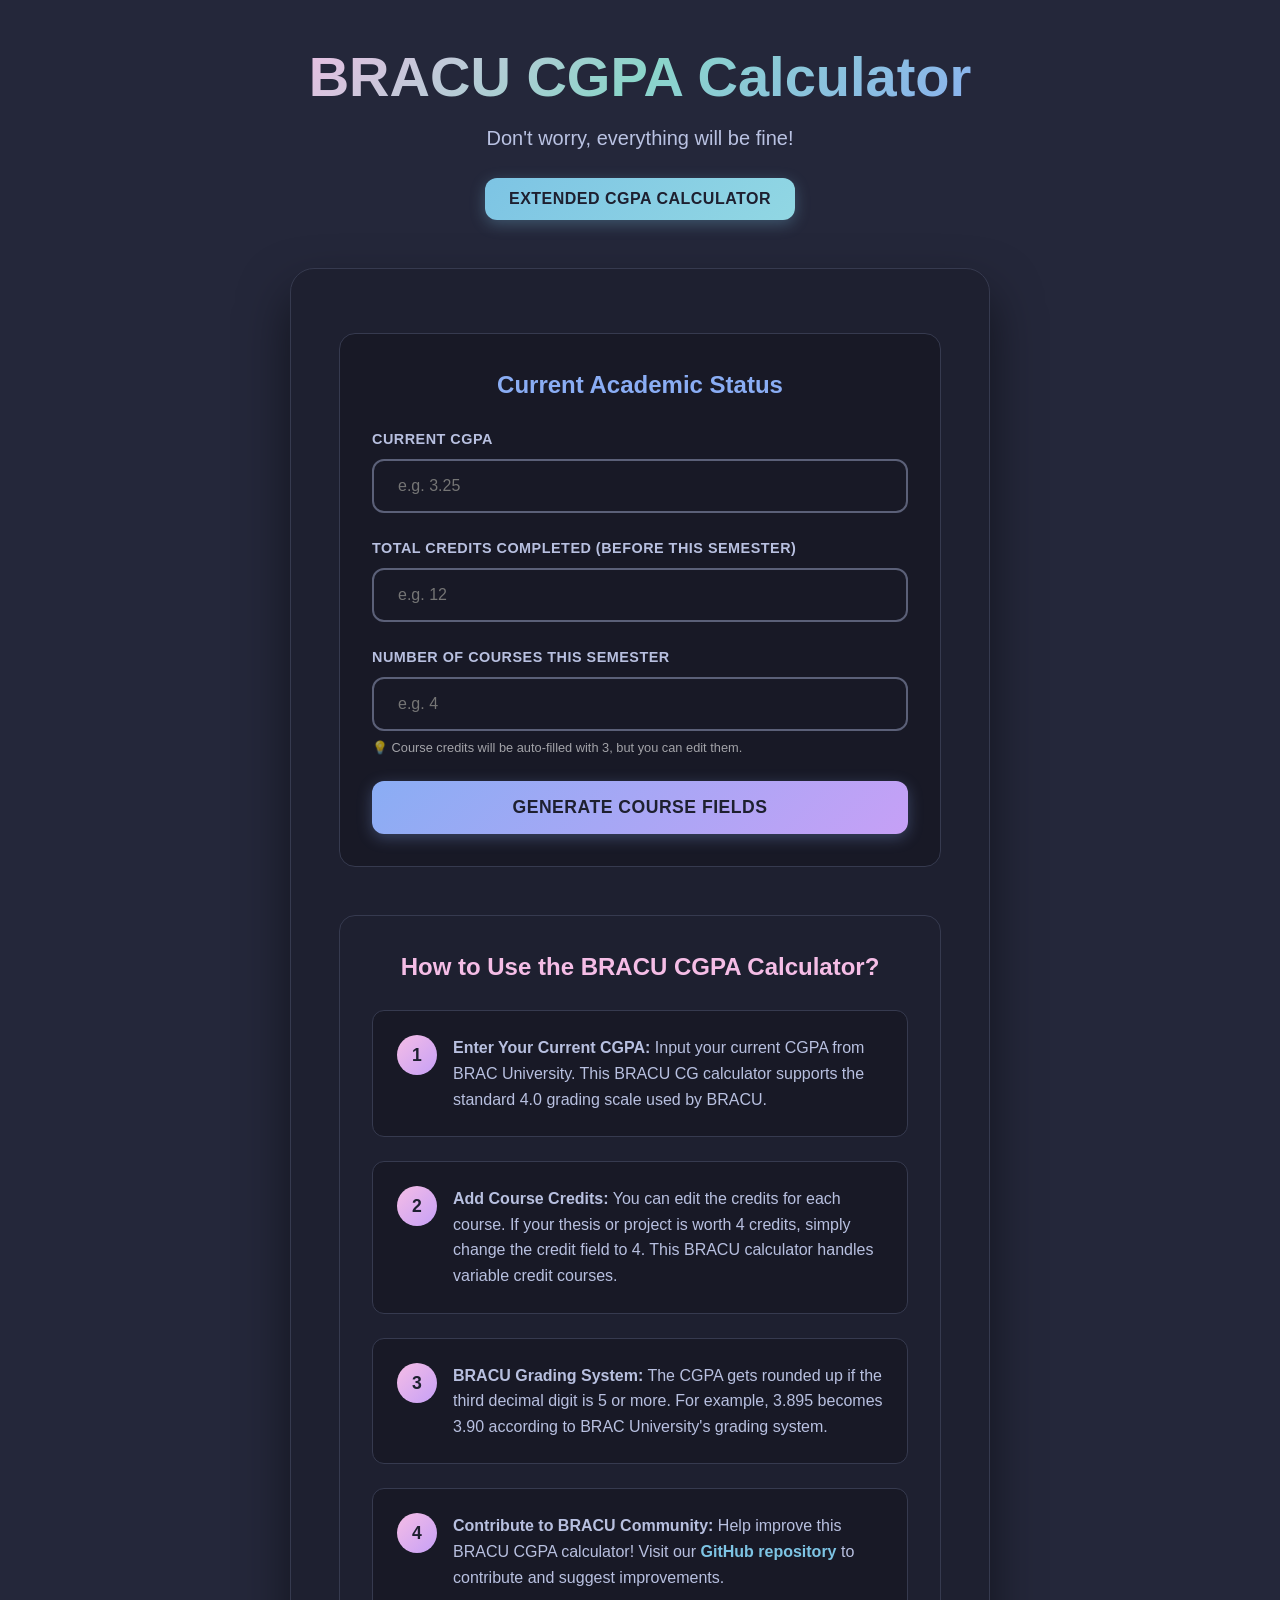
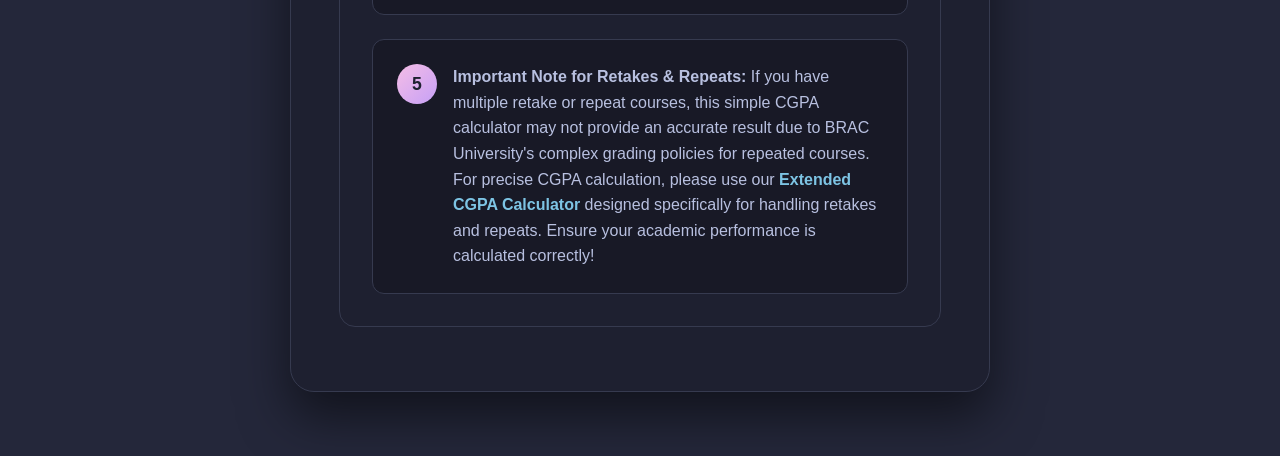
<file: index.html>
<!DOCTYPE html>
<html lang="en">
  <head>
    <meta charset="UTF-8" />
    <meta name="viewport" content="width=device-width, initial-scale=1.0" />
    <link rel="dns-prefetch" href="https://www.googletagmanager.com" />
    <!-- Google tag (gtag.js) -->
    <script async src="https://www.googletagmanager.com/gtag/js?id=G-V8XF8E885L"></script>
    <script>
      window.dataLayer = window.dataLayer || [];
      function gtag(){dataLayer.push(arguments);}
      gtag('js', new Date());
      gtag('config', 'G-V8XF8E885L');
    </script>
    
    <!-- SEO Meta Tags -->
    <title>BRACU CGPA Calculator – Fast &amp; Ad-Free Grade Calculator</title>
    <meta name="description" content="Free BRACU CGPA calculator for BRAC University students. Calculate your GPA, semester grades, and academic performance easily." />
    <meta name="keywords" content="bracu cgpa calculator, brac university cgpa calculator, bracu cg calculator, cgpa calculator bracu, brac cgpa calculator, bracu gpa calculator, bracu calculator, bracu cgpa calculation, cgpa calculator brac, brac cg calculator, bracu grade calculator, bracu cgpa chart, bracu cgpa grading system, how to calculate cgpa bracu, brac university gpa calculator, bracu academic calculator" />
    <meta name="author" content="BRACU CGPA Calculator" />
    <meta name="robots" content="index, follow" />
    <meta name="language" content="English" />
    <meta name="msvalidate.01" content="f8c51f0c7c2448a6900e82aba6c98d94" />
    
    <!-- Open Graph Meta Tags -->
    <meta property="og:title" content="BRACU CGPA Calculator – Fast &amp; Ad-Free Grade Calculator" />
    <meta property="og:description" content="Free BRACU CGPA calculator for BRAC University students. Calculate your GPA, semester grades, and academic performance easily." />
    <meta property="og:type" content="website" />
    <meta property="og:url" content="https://badhon495.github.io/bracu-cgpa-calculator/" />
    <meta property="og:image" content="https://badhon495.github.io/bracu-cgpa-calculator/og-image.png" />
    <meta property="og:image:width" content="1200" />
    <meta property="og:image:height" content="630" />
    <meta property="og:image:alt" content="BRACU CGPA Calculator – Fast &amp; Ad-Free Grade Calculator" />
    <meta property="og:locale" content="en_US" />
    <meta property="og:site_name" content="BRACU CGPA Calculator" />
    
    <!-- Twitter Card Meta Tags -->
    <meta name="twitter:card" content="summary_large_image" />
    <meta name="twitter:title" content="BRACU CGPA Calculator – Fast &amp; Ad-Free Grade Calculator" />
    <meta name="twitter:description" content="Free BRACU CGPA calculator for BRAC University students. Calculate your GPA, semester grades, and academic performance easily." />
    <meta name="twitter:image" content="https://badhon495.github.io/bracu-cgpa-calculator/og-image.png" />
    <meta name="twitter:site" content="@badhon495" />
    
    <!-- Canonical URL -->
    <link rel="canonical" href="https://badhon495.github.io/bracu-cgpa-calculator/" />
    <link rel="sitemap" type="application/xml" href="/bracu-cgpa-calculator/sitemap.xml" />
    
    <!-- PWA Manifest -->
    <link rel="manifest" href="manifest.json" />
    <meta name="theme-color" content="#8bd5ca" />
    <meta name="msapplication-TileColor" content="#8bd5ca" />
    <meta name="msapplication-TileImage" content="https://badhon495.github.io/bracu-cgpa-calculator/apple-touch-icon.png" />
    <meta name="msapplication-config" content="https://badhon495.github.io/bracu-cgpa-calculator/browserconfig.xml" />
    <link rel="alternate" hreflang="en" href="https://badhon495.github.io/bracu-cgpa-calculator/" />

    <!-- Favicon -->
    <link rel="icon" type="image/png" href="https://badhon495.github.io/bracu-cgpa-calculator/favicon-32x32.png" sizes="32x32">
    <link rel="icon" type="image/png" href="https://badhon495.github.io/bracu-cgpa-calculator/favicon-16x16.png" sizes="16x16">
    <link rel="shortcut icon" type="image/png" href="https://badhon495.github.io/bracu-cgpa-calculator/favicon-32x32.png">
    <link rel="icon" type="image/x-icon" href="https://badhon495.github.io/bracu-cgpa-calculator/favicon.ico">
    <link rel="icon" type="image/svg+xml" href="https://badhon495.github.io/bracu-cgpa-calculator/favicon.svg">
    <link rel="apple-touch-icon" sizes="180x180" href="https://badhon495.github.io/bracu-cgpa-calculator/apple-touch-icon.png">
    
    <!-- JSON-LD Structured Data -->
    <script type="application/ld+json">
    {
      "@context": "https://schema.org",
      "@type": "WebApplication",
      "name": "BRACU CGPA Calculator",
      "description": "Free CGPA calculator for BRAC University (BRACU) students to calculate GPA, semester grades, and academic performance",
      "url": "https://badhon495.github.io/bracu-cgpa-calculator/",
      "applicationCategory": "EducationalApplication",
      "operatingSystem": "Web Browser",
      "inLanguage": "en",
      "isAccessibleForFree": true,
      "browserRequirements": "Requires a modern web browser with JavaScript enabled",
      "featureList": ["CGPA calculation", "GPA calculation", "Semester grade calculation", "BRACU grading system support"],
      "offers": {
        "@type": "Offer",
        "price": "0",
        "priceCurrency": "USD"
      },
      "provider": {
        "@type": "Organization",
        "name": "BRACU CGPA Calculator",
        "url": "https://badhon495.github.io/bracu-cgpa-calculator/"
      },
      "audience": {
        "@type": "Audience",
        "audienceType": "BRAC University Students"
      },
      "about": {
        "@type": "EducationalOrganization",
        "name": "BRAC University",
        "alternateName": "BRACU",
        "url": "https://www.bracu.ac.bd/"
      }
    }
    </script>

    <!-- Critical CSS to prevent FOUC -->
    <style>
      * {
        margin: 0;
        padding: 0;
        box-sizing: border-box;
      }

      body {
        font-family: "Inter", -apple-system, BlinkMacSystemFont, "Segoe UI",
          Roboto, Oxygen, Ubuntu, Cantarell, sans-serif;
        background: #24273a;
        min-height: 100vh;
        color: #cad3f5;
        opacity: 0;
        transition: opacity 0.3s ease;
      }

      body.loaded {
        opacity: 1;
      }

      .initial-loader {
        position: fixed;
        top: 0;
        left: 0;
        width: 100%;
        height: 100%;
        background: #24273a;
        display: flex;
        align-items: center;
        justify-content: center;
        z-index: 9999;
        color: #cad3f5;
      }

      .initial-loader.hidden {
        opacity: 0;
        pointer-events: none;
        transition: opacity 0.3s ease;
      }

      .loader-content {
        text-align: center;
      }

      .loader-spinner {
        width: 40px;
        height: 40px;
        border: 4px solid rgba(202, 211, 245, 0.3);
        border-left: 4px solid #cad3f5;
        border-radius: 50%;
        animation: spin 1s linear infinite;
        margin: 1rem auto;
      }

      @keyframes spin {
        0% {
          transform: rotate(0deg);
        }
        100% {
          transform: rotate(360deg);
        }
      }
    </style>

    <!-- Preload fonts for better performance -->
    <link rel="preconnect" href="https://fonts.googleapis.com" />
    <link rel="preconnect" href="https://fonts.gstatic.com" crossorigin />
    <link
      href="https://fonts.googleapis.com/css2?family=Inter:wght@300;400;500;600;700&display=swap"
      rel="stylesheet"
      media="print" 
      onload="this.media='all'; this.onload=null;"
    />
    <noscript>
      <link
        href="https://fonts.googleapis.com/css2?family=Inter:wght@300;400;500;600;700&display=swap"
        rel="stylesheet"
      />
    </noscript>
    
    <!-- Preload critical resources -->
    <link rel="preload" href="style.css" as="style" />
    <link rel="preload" href="script.js" as="script" />

    <!-- Custom Styles -->
    <link rel="stylesheet" href="style.css" />
    
    <!-- Font loading script with timeout -->
    <script>
      (function() {
        const FONT_TIMEOUT = 800;
        let fontLoaded = false;
        let timeoutExpired = false;
        
        const timeoutId = setTimeout(function() {
          timeoutExpired = true;
        }, FONT_TIMEOUT);
        
        if ('fonts' in document) {
          Promise.race([
            document.fonts.load('400 1em Inter'),
            document.fonts.load('600 1em Inter')
          ]).then(function() {
            clearTimeout(timeoutId);
            if (!timeoutExpired) {
              fontLoaded = true;
              document.body.classList.add('fonts-loaded');
            }
          }).catch(function() {
            clearTimeout(timeoutId);
          });
        } else {
          clearTimeout(timeoutId);
        }
      })();
    </script>
  </head>
  <body>
    
    <!-- Initial loading screen to prevent FOUC -->
    <div class="initial-loader" id="initialLoader">
      <div class="loader-content">
        <h2>BRACU CGPA Calculator</h2>
        <div class="loader-spinner"></div>
        <p>Loading your CGPA calculator...</p>
      </div>
    </div>

    <!-- Main Container -->
    <div class="container" id="main-content">
      <!-- Header Section -->
      <header class="header">
        <h1>BRACU CGPA Calculator</h1>
        <p>Don't worry, everything will be fine!</p>
        <div style="margin-top: 1.5rem">
          <button
            onclick="window.open('https://badhon495.github.io/should-i-retake/', '_blank')"
            class="simple-calculator-btn"
            aria-label="Open Extended CGPA Calculator"
          >
            Extended CGPA Calculator
          </button>
        </div>
      </header>

      <!-- Calculator Card -->
      <div class="calculator-card">
        <div class="calculator-container">
          <!-- Current Academic Information -->
          <div class="input-section">
            <h2>Current Academic Status</h2>

            <div class="form-group">
              <label for="currentCgpa">Current CGPA</label>
              <input
                type="number"
                id="currentCgpa"
                placeholder="e.g. 3.25"
                min="0"
                max="4"
                step="0.01"
                aria-label="Enter your current CGPA from BRACU"
                aria-describedby="cgpa-help"
              />
            </div>

            <div class="form-group">
              <label for="previousCredits"
                >Total Credits Completed (before this semester)</label
              >
              <input
                type="number"
                id="previousCredits"
                placeholder="e.g. 12"
                min="0"
                aria-label="Enter total credits completed before this semester"
                aria-describedby="credits-help"
              />
            </div>

            <div class="form-group">
              <label for="numCourses">Number of Courses This Semester</label>
              <input
                type="number"
                id="numCourses"
                placeholder="e.g. 4"
                min="0"
                max="10"
                aria-label="Enter number of courses this semester"
                aria-describedby="courses-help"
              />
              <small id="courses-help" class="input-help">
                💡 Course credits will be auto-filled with 3, but you can edit
                them.
              </small>
            </div>

            <button id="generateCoursesButton" class="generate-btn" aria-label="Generate course input fields">
              Generate Course Fields
            </button>
          </div>

          <!-- Loading Indicator -->
          <div
            id="loadingIndicator"
            class="loading-section hidden"
            aria-live="polite"
            aria-label="Loading indicator"
          >
            <div class="loading-content">
              <div class="spinner"></div>
              Processing your courses...
            </div>
          </div>

          <!-- Semester Courses -->
          <div
            class="input-section hidden"
            id="semesterCoursesSection"
            role="region"
            aria-labelledby="semester-courses-heading"
          >
            <h2 id="semester-courses-heading">Semester Courses</h2>
            <div id="courseInputsContainer" role="group" aria-label="Course input fields"></div>
            <button id="calculateButton" class="calculate-btn" aria-label="Calculate your new CGPA">
              Calculate New CGPA
            </button>
          </div>

          <div id="result" class="result-section hidden" role="region" aria-live="polite" aria-label="CGPA calculation result"></div>
          <div
            id="error-message"
            class="error-message hidden"
            role="alert"
            aria-live="assertive"
          ></div>
        </div>

        <!-- How to Use Section -->
        <div class="how-to-use-card">
          <h2>How to Use the BRACU CGPA Calculator?</h2>
          <div class="steps-container">
            <div class="step">
              <span class="step-number">1</span>
              <div class="step-content">
                <p>
                  <strong>Enter Your Current CGPA:</strong> Input your current CGPA from BRAC University. This BRACU CG calculator supports the standard 4.0 grading scale used by BRACU.
                </p>
              </div>
            </div>
            <div class="step">
              <span class="step-number">2</span>
              <div class="step-content">
                <p>
                  <strong>Add Course Credits:</strong> You can edit the credits for each course. If your thesis or project is worth 4 credits, simply change the credit field to 4. This BRACU calculator handles variable credit courses.
                </p>
              </div>
            </div>
            <div class="step">
              <span class="step-number">3</span>
              <div class="step-content">
                <p>
                  <strong>BRACU Grading System:</strong> The CGPA gets rounded up if the third decimal digit is 5 or more. For example, 3.895 becomes 3.90 according to BRAC University's grading system.
                </p>
              </div>
            </div>
            <div class="step">
              <span class="step-number">4</span>
              <div class="step-content">
                <p>
                  <strong>Contribute to BRACU Community:</strong> Help improve this BRACU CGPA calculator! Visit our
                  <a
                    href="https://github.com/badhon495/BRACU-CGPA-Calculator"
                    target="_blank"
                    rel="noopener noreferrer"
                    >GitHub repository</a
                  >
                  to contribute and suggest improvements.
                </p>
              </div>
            </div>
              <div class="step">
                <span class="step-number">5</span>
                <div class="step-content">
                  <p>
                    <strong>Important Note for Retakes & Repeats:</strong> If you have multiple retake or repeat courses, this simple CGPA calculator may not provide an accurate result due to BRAC University's complex grading policies for repeated courses. For precise CGPA calculation, please use our <a href="https://badhon495.github.io/should-i-retake/" target="_blank" rel="noopener noreferrer">Extended CGPA Calculator</a> designed specifically for handling retakes and repeats. Ensure your academic performance is calculated correctly!
                  </p>
                </div>
              </div>
          </div>
        </div>

      </div><!-- /calculator-card -->
    </div><!-- /container -->

    <script defer src="script.js"></script>

    <!-- Loading state management -->
    <script>
      function hideLoader() {
        const loader = document.getElementById("initialLoader");
        const body = document.body;

        if (loader && body) {
          loader.classList.add("hidden");
          body.classList.add("loaded");
        }
      }

      // Hide loader when DOM is ready
      if (document.readyState === "loading") {
        document.addEventListener("DOMContentLoaded", () =>
          setTimeout(hideLoader, 100)
        );
      } else {
        setTimeout(hideLoader, 100);
      }

      // Fallback
      window.addEventListener("load", hideLoader);
      setTimeout(hideLoader, 2000);
    </script>

    <script>
      if ('serviceWorker' in navigator) {
        window.addEventListener('load', function () {
          navigator.serviceWorker.register('/bracu-cgpa-calculator/sw.js');
        });
      }
    </script>
  </body>
</html>
</file>
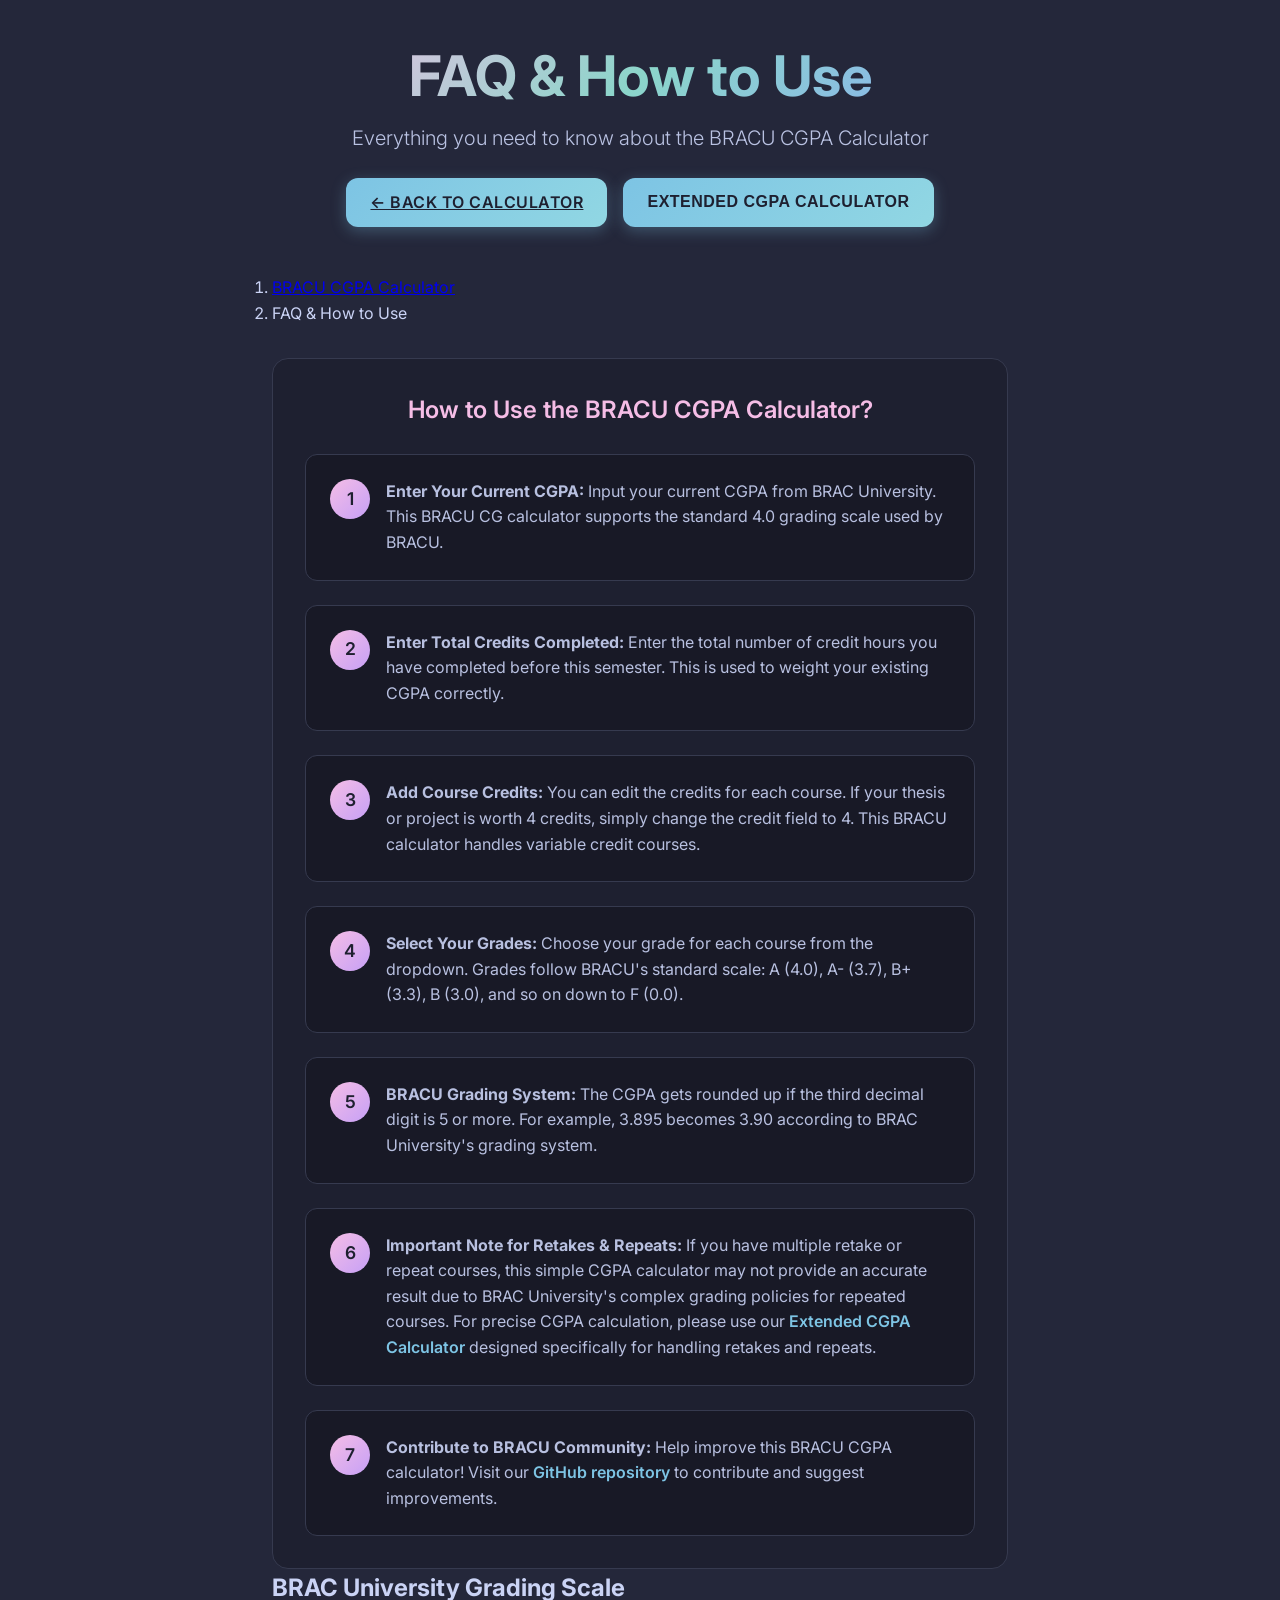
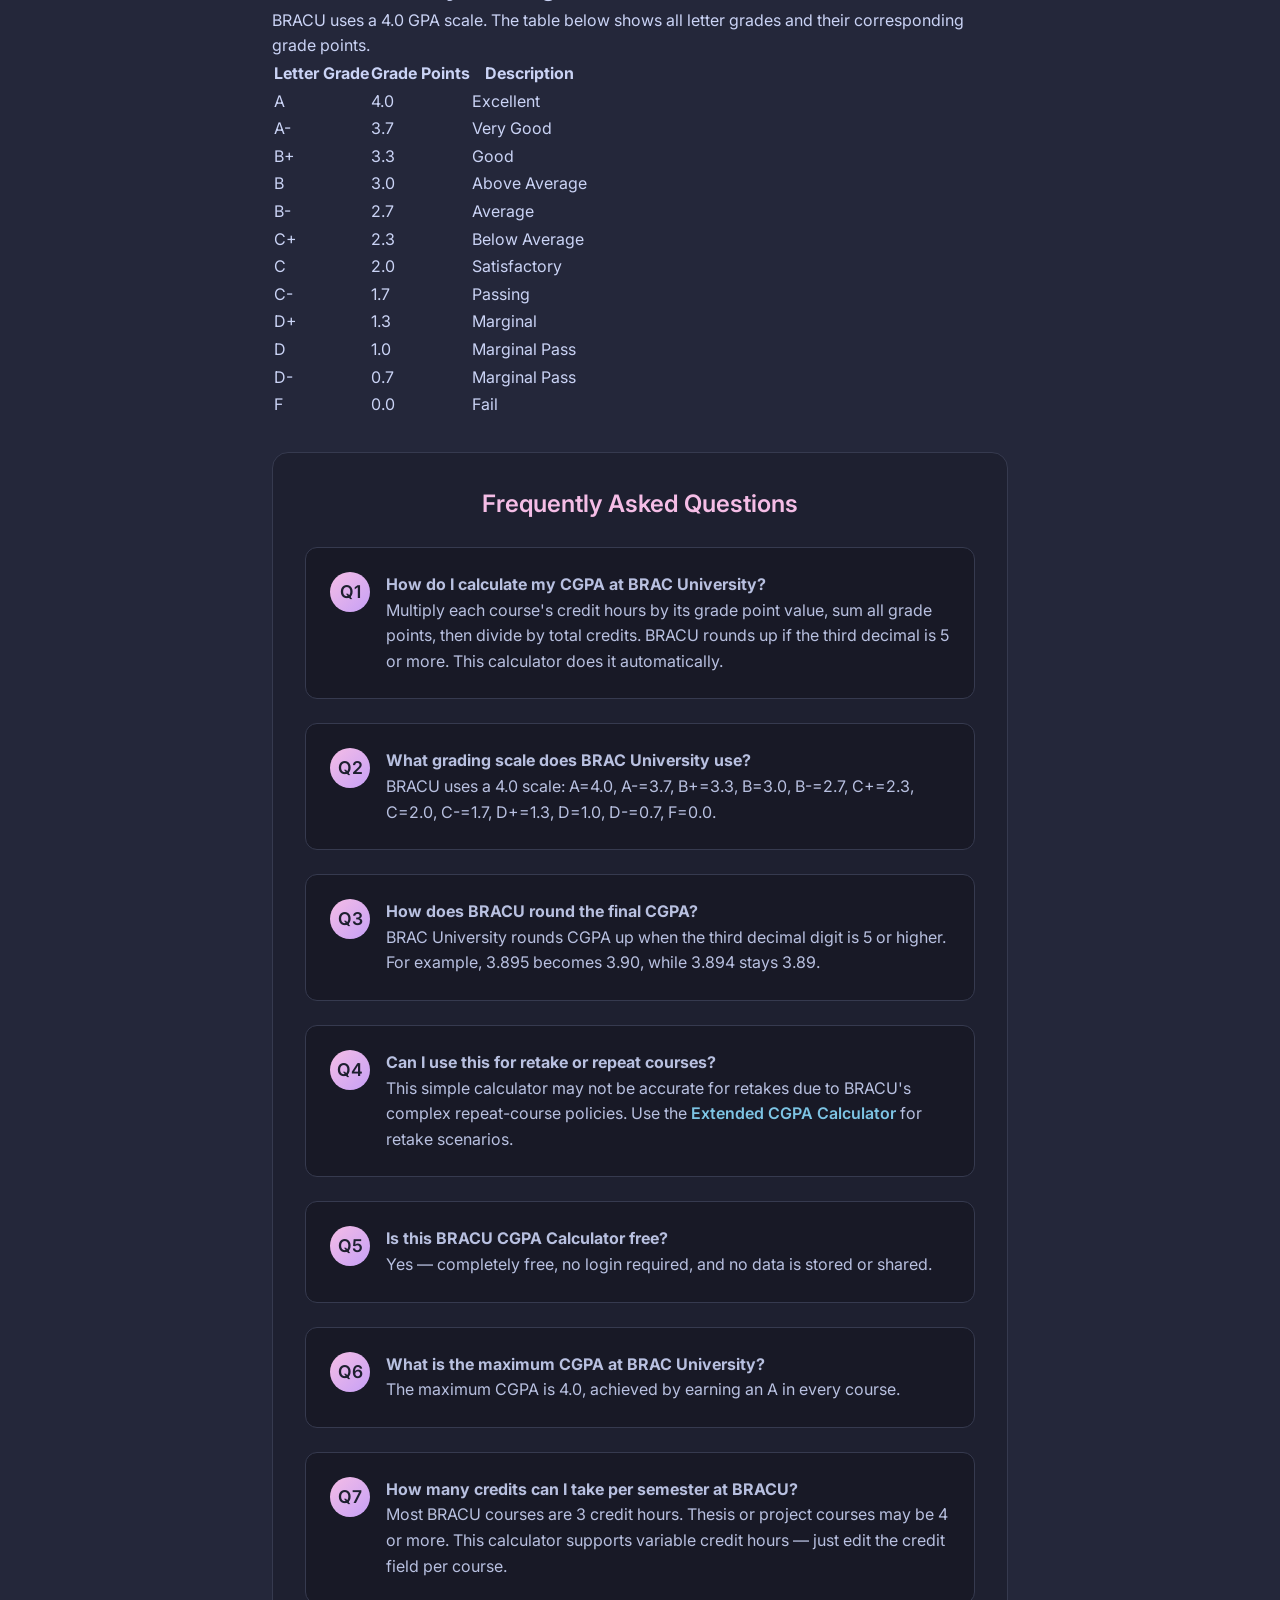
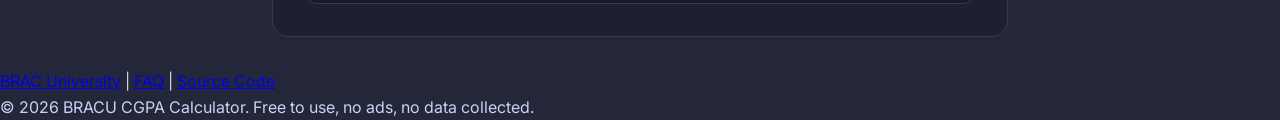
<file: faq.html>
<!DOCTYPE html>
<html lang="en">
  <head>
    <!-- Google tag (gtag.js) -->
    <script async src="https://www.googletagmanager.com/gtag/js?id=G-V8XF8E885L"></script>
    <script>
      window.dataLayer = window.dataLayer || [];
      function gtag(){dataLayer.push(arguments);}
      gtag('js', new Date());
      gtag('config', 'G-V8XF8E885L');
    </script>
    <meta charset="UTF-8" />
    <meta name="viewport" content="width=device-width, initial-scale=1.0" />

    <!-- SEO Meta Tags -->
    <title>BRACU CGPA Calculator – FAQ & How to Use Guide</title>
    <meta name="description" content="Learn how to use the BRACU CGPA Calculator. Understand BRAC University's grading scale, CGPA rounding rules, retake policies, and get answers to common questions." />
    <meta name="keywords" content="bracu cgpa calculator how to use, brac university grading scale, bracu cgpa rounding, how to calculate cgpa bracu, bracu grade calculator guide, brac university gpa faq, bracu cgpa retake calculator" />
    <meta name="author" content="BRACU CGPA Calculator" />
    <meta name="robots" content="index, follow, max-snippet:-1, max-image-preview:large, max-video-preview:-1" />
    <meta name="language" content="English" />
    <!-- Bing Verification -->
    <meta name="msvalidate.01" content="f8c51f0c7c2448a6900e82aba6c98d94" />
    <!-- Mobile / PWA -->
    <meta name="theme-color" content="#8bd5ca" />
    <meta name="mobile-web-app-capable" content="yes" />
    <meta name="apple-mobile-web-app-capable" content="yes" />
    <meta name="apple-mobile-web-app-status-bar-style" content="black-translucent" />
    <meta name="apple-mobile-web-app-title" content="BRACU CGPA" />
    <!-- Geo tags -->
    <meta name="geo.region" content="BD" />
    <meta name="geo.placename" content="Dhaka, Bangladesh" />
    <meta name="geo.position" content="23.8103;90.4125" />
    <meta name="ICBM" content="23.8103, 90.4125" />

    <!-- Open Graph -->
    <meta property="og:title" content="BRACU CGPA Calculator – FAQ & How to Use Guide" />
    <meta property="og:description" content="Learn how to use the BRACU CGPA Calculator. Understand BRAC University's grading scale, CGPA rounding rules, retake policies, and get answers to common questions." />
    <meta property="og:type" content="article" />
    <meta property="og:url" content="https://badhon495.github.io/bracu-cgpa-calculator/faq.html" />
    <meta property="og:image" content="https://badhon495.github.io/bracu-cgpa-calculator/og-image.png" />
    <meta property="og:image:width" content="1200" />
    <meta property="og:image:height" content="630" />
    <meta property="og:image:alt" content="BRACU CGPA Calculator – Fast & Ad-Free Grade Calculator for BRAC University" />
    <meta property="og:locale" content="en_US" />
    <meta property="og:site_name" content="BRACU CGPA Calculator" />

    <!-- Twitter Card -->
    <meta name="twitter:card" content="summary_large_image" />
    <meta name="twitter:title" content="BRACU CGPA Calculator – FAQ & How to Use Guide" />
    <meta name="twitter:description" content="Learn how to use the BRACU CGPA Calculator. Understand BRAC University's grading scale, CGPA rounding rules, and retake policies." />
    <meta name="twitter:image" content="https://badhon495.github.io/bracu-cgpa-calculator/og-image.png" />
    <meta name="twitter:image:alt" content="BRACU CGPA Calculator – FAQ & How to Use Guide" />
    <meta name="twitter:site" content="@badhon495" />

    <!-- Canonical URL -->
    <link rel="canonical" href="https://badhon495.github.io/bracu-cgpa-calculator/faq.html" />

    <!-- PWA Manifest -->
    <link rel="manifest" href="manifest.json" />

    <!-- Favicon -->
    <link rel="icon" type="image/png" href="https://badhon495.github.io/bracu-cgpa-calculator/favicon-32x32.png" sizes="32x32">
    <link rel="icon" type="image/png" href="https://badhon495.github.io/bracu-cgpa-calculator/favicon-16x16.png" sizes="16x16">
    <link rel="shortcut icon" type="image/png" href="https://badhon495.github.io/bracu-cgpa-calculator/favicon-32x32.png">
    <link rel="icon" type="image/x-icon" href="https://badhon495.github.io/bracu-cgpa-calculator/favicon.ico">
    <link rel="icon" type="image/svg+xml" href="https://badhon495.github.io/bracu-cgpa-calculator/favicon.svg">
    <link rel="apple-touch-icon" sizes="180x180" href="https://badhon495.github.io/bracu-cgpa-calculator/apple-touch-icon.png">

    <!-- JSON-LD: BreadcrumbList -->
    <script type="application/ld+json">
    {
      "@context": "https://schema.org",
      "@type": "BreadcrumbList",
      "itemListElement": [
        {
          "@type": "ListItem",
          "position": 1,
          "name": "BRACU CGPA Calculator",
          "item": "https://badhon495.github.io/bracu-cgpa-calculator/"
        },
        {
          "@type": "ListItem",
          "position": 2,
          "name": "FAQ & How to Use",
          "item": "https://badhon495.github.io/bracu-cgpa-calculator/faq.html"
        }
      ]
    }
    </script>

    <!-- JSON-LD: FAQPage -->
    <script type="application/ld+json">
    {
      "@context": "https://schema.org",
      "@type": "FAQPage",
      "mainEntity": [
        {
          "@type": "Question",
          "name": "How do I calculate my CGPA at BRAC University (BRACU)?",
          "acceptedAnswer": {
            "@type": "Answer",
            "text": "To calculate your CGPA at BRACU, multiply each course's credit hours by its grade point value (A=4.0, A-=3.7, B+=3.3, etc.), sum all grade points, then divide by the total credit hours. BRACU rounds up the result if the third decimal digit is 5 or more. Use the BRACU CGPA Calculator for instant results."
          }
        },
        {
          "@type": "Question",
          "name": "What grading scale does BRAC University use?",
          "acceptedAnswer": {
            "@type": "Answer",
            "text": "BRAC University uses a 4.0 grading scale: A=4.0, A-=3.7, B+=3.3, B=3.0, B-=2.7, C+=2.3, C=2.0, C-=1.7, D+=1.3, D=1.0, D-=0.7, F=0.0. BRACU rounds the final CGPA up if the third decimal place is 5 or higher."
          }
        },
        {
          "@type": "Question",
          "name": "How does BRACU round CGPA?",
          "acceptedAnswer": {
            "@type": "Answer",
            "text": "BRAC University rounds CGPA up if the third decimal digit is 5 or more. For example, a raw CGPA of 3.895 becomes 3.90, while 3.894 stays 3.89. This calculator applies that rounding rule automatically."
          }
        },
        {
          "@type": "Question",
          "name": "Can I use this calculator for retake or repeat courses?",
          "acceptedAnswer": {
            "@type": "Answer",
            "text": "This simple BRACU CGPA Calculator may not give accurate results if you have multiple retake or repeat courses, due to BRAC University's complex policies for repeated courses. Use the Extended CGPA Calculator at https://badhon495.github.io/should-i-retake/ for precise retake calculations."
          }
        },
        {
          "@type": "Question",
          "name": "Is this BRACU CGPA Calculator free?",
          "acceptedAnswer": {
            "@type": "Answer",
            "text": "Yes, this BRACU CGPA Calculator is completely free to use. No registration, no login, and no personal data is collected."
          }
        },
        {
          "@type": "Question",
          "name": "What is the maximum CGPA at BRAC University?",
          "acceptedAnswer": {
            "@type": "Answer",
            "text": "The maximum CGPA at BRAC University is 4.0, achieved by getting an A (4.0) in every course."
          }
        },
        {
          "@type": "Question",
          "name": "How many credits can I take per semester at BRACU?",
          "acceptedAnswer": {
            "@type": "Answer",
            "text": "Most courses at BRAC University are 3 credit hours. Some courses like thesis or projects may be 4 or more credits. This calculator supports variable credit hours per course — simply edit the credit field for each course."
          }
        }
      ]
    }
    </script>

    <!-- Critical CSS to prevent FOUC -->
    <style>
      * { margin: 0; padding: 0; box-sizing: border-box; }
      body {
        font-family: "Inter", -apple-system, BlinkMacSystemFont, "Segoe UI", Roboto, Oxygen, Ubuntu, Cantarell, sans-serif;
        background: #24273a;
        min-height: 100vh;
        color: #cad3f5;
        opacity: 0;
        transition: opacity 0.3s ease;
      }
      body.loaded { opacity: 1; }
      .initial-loader {
        position: fixed; top: 0; left: 0; width: 100%; height: 100%;
        background: #24273a; display: flex; align-items: center;
        justify-content: center; z-index: 9999; color: #cad3f5;
      }
      .initial-loader.hidden { opacity: 0; pointer-events: none; transition: opacity 0.3s ease; }
      .loader-content { text-align: center; }
      .loader-spinner {
        width: 40px; height: 40px;
        border: 4px solid rgba(202, 211, 245, 0.3);
        border-left: 4px solid #cad3f5;
        border-radius: 50%;
        animation: spin 1s linear infinite;
        margin: 1rem auto;
      }
      @keyframes spin { 0% { transform: rotate(0deg); } 100% { transform: rotate(360deg); } }
    </style>

    <!-- Preload fonts -->
    <link rel="preconnect" href="https://fonts.googleapis.com" />
    <link rel="preconnect" href="https://fonts.gstatic.com" crossorigin />
    <link
      href="https://fonts.googleapis.com/css2?family=Inter:wght@300;400;500;600;700&display=swap"
      rel="stylesheet"
      media="print"
      onload="this.media='all'; this.onload=null;"
    />
    <noscript>
      <link href="https://fonts.googleapis.com/css2?family=Inter:wght@300;400;500;600;700&display=swap" rel="stylesheet" />
    </noscript>

    <!-- Preload critical resources -->
    <link rel="preload" href="style.css" as="style" />
    <link rel="stylesheet" href="style.css" />

    <!-- Font loading script -->
    <script>
      (function() {
        if ('fonts' in document) {
          Promise.race([
            document.fonts.load('400 1em Inter'),
            document.fonts.load('600 1em Inter')
          ]).then(function() {
            document.body.classList.add('fonts-loaded');
          }).catch(function() {});
        }
      })();
    </script>
  </head>
  <body>

    <!-- Initial loader -->
    <div class="initial-loader" id="initialLoader">
      <div class="loader-content">
        <h2>BRACU CGPA Calculator</h2>
        <div class="loader-spinner"></div>
        <p>Loading...</p>
      </div>
    </div>

    <div class="container" id="main-content">

      <!-- Header -->
      <header class="header">
        <h1>FAQ &amp; How to Use</h1>
        <p>Everything you need to know about the BRACU CGPA Calculator</p>
        <div style="margin-top: 1.5rem; display: flex; gap: 1rem; justify-content: center; flex-wrap: wrap;">
          <a href="https://badhon495.github.io/bracu-cgpa-calculator/" class="simple-calculator-btn" aria-label="Go to BRACU CGPA Calculator">
            ← Back to Calculator
          </a>
          <button
            onclick="window.open('https://badhon495.github.io/should-i-retake/', '_blank')"
            class="simple-calculator-btn"
            aria-label="Open Extended CGPA Calculator"
          >
            Extended CGPA Calculator
          </button>
        </div>
      </header>

      <!-- Breadcrumb -->
      <nav class="breadcrumb" aria-label="Breadcrumb">
        <ol>
          <li><a href="https://badhon495.github.io/bracu-cgpa-calculator/">BRACU CGPA Calculator</a></li>
          <li aria-current="page">FAQ &amp; How to Use</li>
        </ol>
      </nav>

      <div class="faq-page-card">

        <!-- How to Use Section -->
        <section aria-labelledby="how-to-use-heading">
          <div class="how-to-use-card">
            <h2 id="how-to-use-heading">How to Use the BRACU CGPA Calculator?</h2>
            <div class="steps-container">
              <div class="step">
                <span class="step-number">1</span>
                <div class="step-content">
                  <p>
                    <strong>Enter Your Current CGPA:</strong> Input your current CGPA from BRAC University. This BRACU CG calculator supports the standard 4.0 grading scale used by BRACU.
                  </p>
                </div>
              </div>
              <div class="step">
                <span class="step-number">2</span>
                <div class="step-content">
                  <p>
                    <strong>Enter Total Credits Completed:</strong> Enter the total number of credit hours you have completed before this semester. This is used to weight your existing CGPA correctly.
                  </p>
                </div>
              </div>
              <div class="step">
                <span class="step-number">3</span>
                <div class="step-content">
                  <p>
                    <strong>Add Course Credits:</strong> You can edit the credits for each course. If your thesis or project is worth 4 credits, simply change the credit field to 4. This BRACU calculator handles variable credit courses.
                  </p>
                </div>
              </div>
              <div class="step">
                <span class="step-number">4</span>
                <div class="step-content">
                  <p>
                    <strong>Select Your Grades:</strong> Choose your grade for each course from the dropdown. Grades follow BRACU's standard scale: A (4.0), A- (3.7), B+ (3.3), B (3.0), and so on down to F (0.0).
                  </p>
                </div>
              </div>
              <div class="step">
                <span class="step-number">5</span>
                <div class="step-content">
                  <p>
                    <strong>BRACU Grading System:</strong> The CGPA gets rounded up if the third decimal digit is 5 or more. For example, 3.895 becomes 3.90 according to BRAC University's grading system.
                  </p>
                </div>
              </div>
              <div class="step">
                <span class="step-number">6</span>
                <div class="step-content">
                  <p>
                    <strong>Important Note for Retakes &amp; Repeats:</strong> If you have multiple retake or repeat courses, this simple CGPA calculator may not provide an accurate result due to BRAC University's complex grading policies for repeated courses. For precise CGPA calculation, please use our <a href="https://badhon495.github.io/should-i-retake/" target="_blank" rel="noopener noreferrer">Extended CGPA Calculator</a> designed specifically for handling retakes and repeats.
                  </p>
                </div>
              </div>
              <div class="step">
                <span class="step-number">7</span>
                <div class="step-content">
                  <p>
                    <strong>Contribute to BRACU Community:</strong> Help improve this BRACU CGPA calculator! Visit our
                    <a href="https://github.com/badhon495/BRACU-CGPA-Calculator" target="_blank" rel="noopener noreferrer">GitHub repository</a>
                    to contribute and suggest improvements.
                  </p>
                </div>
              </div>
            </div>
          </div>
        </section>

        <!-- BRACU Grading Table -->
        <section aria-labelledby="grading-table-heading" class="grading-section">
          <h2 id="grading-table-heading">BRAC University Grading Scale</h2>
          <p class="grading-intro">BRACU uses a 4.0 GPA scale. The table below shows all letter grades and their corresponding grade points.</p>
          <div class="grade-table-wrapper">
            <table class="grade-table" aria-label="BRAC University grading scale">
              <thead>
                <tr>
                  <th scope="col">Letter Grade</th>
                  <th scope="col">Grade Points</th>
                  <th scope="col">Description</th>
                </tr>
              </thead>
              <tbody>
                <tr><td>A</td><td>4.0</td><td>Excellent</td></tr>
                <tr><td>A-</td><td>3.7</td><td>Very Good</td></tr>
                <tr><td>B+</td><td>3.3</td><td>Good</td></tr>
                <tr><td>B</td><td>3.0</td><td>Above Average</td></tr>
                <tr><td>B-</td><td>2.7</td><td>Average</td></tr>
                <tr><td>C+</td><td>2.3</td><td>Below Average</td></tr>
                <tr><td>C</td><td>2.0</td><td>Satisfactory</td></tr>
                <tr><td>C-</td><td>1.7</td><td>Passing</td></tr>
                <tr><td>D+</td><td>1.3</td><td>Marginal</td></tr>
                <tr><td>D</td><td>1.0</td><td>Marginal Pass</td></tr>
                <tr><td>D-</td><td>0.7</td><td>Marginal Pass</td></tr>
                <tr class="fail-row"><td>F</td><td>0.0</td><td>Fail</td></tr>
              </tbody>
            </table>
          </div>
        </section>

        <!-- FAQ Section -->
        <section aria-labelledby="faq-heading">
          <div class="how-to-use-card">
            <h2 id="faq-heading">Frequently Asked Questions</h2>
            <div class="steps-container">
              <div class="step">
                <span class="step-number">Q1</span>
                <div class="step-content">
                  <p><strong>How do I calculate my CGPA at BRAC University?</strong><br>Multiply each course's credit hours by its grade point value, sum all grade points, then divide by total credits. BRACU rounds up if the third decimal is 5 or more. This calculator does it automatically.</p>
                </div>
              </div>
              <div class="step">
                <span class="step-number">Q2</span>
                <div class="step-content">
                  <p><strong>What grading scale does BRAC University use?</strong><br>BRACU uses a 4.0 scale: A=4.0, A-=3.7, B+=3.3, B=3.0, B-=2.7, C+=2.3, C=2.0, C-=1.7, D+=1.3, D=1.0, D-=0.7, F=0.0.</p>
                </div>
              </div>
              <div class="step">
                <span class="step-number">Q3</span>
                <div class="step-content">
                  <p><strong>How does BRACU round the final CGPA?</strong><br>BRAC University rounds CGPA up when the third decimal digit is 5 or higher. For example, 3.895 becomes 3.90, while 3.894 stays 3.89.</p>
                </div>
              </div>
              <div class="step">
                <span class="step-number">Q4</span>
                <div class="step-content">
                  <p><strong>Can I use this for retake or repeat courses?</strong><br>This simple calculator may not be accurate for retakes due to BRACU's complex repeat-course policies. Use the <a href="https://badhon495.github.io/should-i-retake/" target="_blank" rel="noopener noreferrer">Extended CGPA Calculator</a> for retake scenarios.</p>
                </div>
              </div>
              <div class="step">
                <span class="step-number">Q5</span>
                <div class="step-content">
                  <p><strong>Is this BRACU CGPA Calculator free?</strong><br>Yes — completely free, no login required, and no data is stored or shared.</p>
                </div>
              </div>
              <div class="step">
                <span class="step-number">Q6</span>
                <div class="step-content">
                  <p><strong>What is the maximum CGPA at BRAC University?</strong><br>The maximum CGPA is 4.0, achieved by earning an A in every course.</p>
                </div>
              </div>
              <div class="step">
                <span class="step-number">Q7</span>
                <div class="step-content">
                  <p><strong>How many credits can I take per semester at BRACU?</strong><br>Most BRACU courses are 3 credit hours. Thesis or project courses may be 4 or more. This calculator supports variable credit hours — just edit the credit field per course.</p>
                </div>
              </div>
            </div>
          </div>
        </section>

      </div><!-- /.faq-page-card -->

    </div><!-- /.container -->

    <!-- Footer outside container to avoid padding gap -->
    <footer class="site-footer" aria-label="Site footer">
      <nav class="footer-links" aria-label="Footer navigation">
        <a href="https://www.bracu.ac.bd/" target="_blank" rel="noopener noreferrer">BRAC University</a>
        <span class="footer-sep">|</span>
        <a href="https://badhon495.github.io/bracu-cgpa-calculator/faq.html">FAQ</a>
        <span class="footer-sep">|</span>
        <a href="https://github.com/badhon495/BRACU-CGPA-Calculator" target="_blank" rel="noopener noreferrer">Source Code</a>
      </nav>
      <p class="footer-note">&copy; <span id="footer-year"></span> BRACU CGPA Calculator. Free to use, no ads, no data collected.</p>
    </footer>

    <!-- Loading state management -->
    <script>
      function hideLoader() {
        const loader = document.getElementById("initialLoader");
        const body = document.body;
        if (loader && body) {
          loader.classList.add("hidden");
          body.classList.add("loaded");
        }
      }
      if (document.readyState === "loading") {
        document.addEventListener("DOMContentLoaded", () => setTimeout(hideLoader, 100));
      } else {
        setTimeout(hideLoader, 100);
      }
      window.addEventListener("load", hideLoader);
      setTimeout(hideLoader, 2000);

      const yearEl = document.getElementById("footer-year");
      if (yearEl) yearEl.textContent = new Date().getFullYear();
    </script>
  </body>
</html>
</file>
<file: style.css>
/* BRACU CGPA Calculator - Clean & Optimized */

.hidden { display: none; }

/* Reset and base styles */
* {
    margin: 0;
    padding: 0;
    box-sizing: border-box;
}

html {
    font-display: swap;
}

body {
    font-family: -apple-system, BlinkMacSystemFont, 'Segoe UI', Roboto, Oxygen, Ubuntu, Cantarell, sans-serif;
    background: #24273a;
    min-height: 100vh;
    line-height: 1.6;
    color: #cad3f5;
}

body.fonts-loaded {
    font-family: 'Inter', -apple-system, BlinkMacSystemFont, 'Segoe UI', Roboto, Oxygen, Ubuntu, Cantarell, sans-serif;
}

/* Container */
.container {
    max-width: 800px;
    margin: 0 auto;
    padding: 2rem;
}

/* Header */
.header {
    text-align: center;
    margin-bottom: 3rem;
    color: #cad3f5;
}

.header h1 {
    font-size: 3.5rem;
    font-weight: 700;
    background: linear-gradient(135deg, #f5bde6, #8bd5ca, #8aadf4);
    -webkit-background-clip: text;
    -webkit-text-fill-color: transparent;
    background-clip: text;
}

.header p {
    font-size: 1.25rem;
    opacity: 0.9;
    font-weight: 300;
    margin-bottom: 1.5rem;
}

/* Simple Calculator Button */
.simple-calculator-btn {
    background: linear-gradient(135deg, #7dc4e4, #91d7e3);
    color: #1e2030;
    border: none;
    padding: 0.75rem 1.5rem;
    border-radius: 12px;
    font-size: 1rem;
    font-weight: 600;
    cursor: pointer;
    transition: transform 0.2s ease, box-shadow 0.2s ease;
    box-shadow: 0 4px 15px rgba(125, 196, 228, 0.3);
    text-transform: uppercase;
    letter-spacing: 0.5px;
}

.simple-calculator-btn:hover {
    transform: translateY(-2px);
    box-shadow: 0 8px 25px rgba(125, 196, 228, 0.4);
}

/* Main calculator card */
.calculator-card {
    background: #1e2030;
    border-radius: 24px;
    padding: 4rem 3rem;
    box-shadow: 0 25px 50px rgba(0, 0, 0, 0.5);
    margin-bottom: 2rem;
    border: 1px solid #363a4f;
    max-width: 700px;
    margin-left: auto;
    margin-right: auto;
}

.calculator-container {
    margin-bottom: 3rem;
}

/* Input sections */
.input-section {
    background: #181926;
    border-radius: 16px;
    padding: 2rem;
    margin-bottom: 2rem;
    border: 1px solid #363a4f;
}

.input-section h2 {
    color: #8aadf4;
    font-size: 1.5rem;
    font-weight: 600;
    margin-bottom: 1.5rem;
    text-align: center;
}

/* Input help text */
.input-help {
    color: rgba(255, 255, 255, 0.6);
    font-size: 0.8rem;
    margin-top: 0.5rem;
    display: block;
    line-height: 1.4;
}

/* Form groups */
.form-group {
    margin-bottom: 1.5rem;
}

.form-group label {
    display: block;
    color: #b8c0e0;
    font-size: 0.9rem;
    font-weight: 600;
    text-transform: uppercase;
    letter-spacing: 0.5px;
    margin-bottom: 0.5rem;
}

.form-group input {
    width: 100%;
    padding: 1rem 1.5rem;
    border: 2px solid #5b6078;
    border-radius: 12px;
    background: #181926;
    color: #cad3f5;
    font-size: 1rem;
    font-weight: 500;
    transition: border-color 0.2s ease;
    font-family: inherit;
}

.form-group input:focus {
    outline: none;
    border-color: #8aadf4;
    background: #1e2030;
}

.form-group input:hover {
    border-color: #6e738d;
}

/* Focus improvements for accessibility */
input:focus,
select:focus,
button:focus {
    outline: 2px solid #8bd5ca;
    outline-offset: 2px;
}

/* Remove number input spinners */
input[type="number"]::-webkit-outer-spin-button,
input[type="number"]::-webkit-inner-spin-button {
    -webkit-appearance: none;
    margin: 0;
}

input[type="number"] {
    -moz-appearance: textfield;
    appearance: textfield;
}

/* Buttons */
.generate-btn, .calculate-btn {
    background: linear-gradient(135deg, #8aadf4, #c6a0f6);
    color: #1e2030;
    border: none;
    padding: 1rem 2rem;
    border-radius: 12px;
    font-size: 1.1rem;
    font-weight: 600;
    cursor: pointer;
    transition: transform 0.2s ease, box-shadow 0.2s ease;
    box-shadow: 0 4px 15px rgba(138, 173, 244, 0.3);
    width: 100%;
    text-transform: uppercase;
    letter-spacing: 0.5px;
}

.generate-btn:hover, .calculate-btn:hover {
    transform: translateY(-2px);
    box-shadow: 0 8px 25px rgba(138, 173, 244, 0.4);
}

/* Course rows */
.course-row {
    display: flex;
    flex-wrap: wrap;
    align-items: center;
    justify-content: space-between;
    gap: 1rem;
    margin-bottom: 1rem;
    padding: 1rem;
    background: #1e2030;
    border: 1px solid #363a4f;
    border-radius: 12px;
    transition: transform 0.2s ease;
}

.course-row:hover {
    transform: translateY(-2px);
}

.course-row label {
    color: #8aadf4;
    font-weight: 600;
    margin: 0;
    min-width: 120px;
}

.course-row input,
.course-row select {
    padding: 0.75rem 1rem;
    border: 2px solid #5b6078;
    border-radius: 8px;
    background: #181926;
    color: #cad3f5;
    font-size: 1rem;
    transition: border-color 0.2s ease;
}

.course-row input:focus,
.course-row select:focus {
    outline: none;
    border-color: #8aadf4;
    background: #1e2030;
}

.course-row select {
    cursor: pointer;
    appearance: none;
    background-image: url("data:image/svg+xml;charset=UTF-8,%3csvg xmlns='http://www.w3.org/2000/svg' viewBox='0 0 24 24' fill='none' stroke='%23cad3f5' stroke-width='2' stroke-linecap='round' stroke-linejoin='round'%3e%3cpolyline points='6,9 12,15 18,9'%3e%3c/polyline%3e%3c/svg%3e");
    background-repeat: no-repeat;
    background-position: right 0.75rem center;
    background-size: 1rem;
    padding-right: 2.5rem;
}

/* Loading section */
.loading-section {
    text-align: center;
    margin: 2rem 0;
    padding: 2rem;
    background: #181926;
    border-radius: 12px;
    border: 1px solid #363a4f;
}

.loading-content {
    display: inline-flex;
    align-items: center;
    color: #cad3f5;
    font-weight: 600;
    gap: 0.75rem;
}

.spinner {
    width: 24px;
    height: 24px;
    border: 3px solid #5b6078;
    border-top: 3px solid #8aadf4;
    border-radius: 50%;
    animation: spin 1s linear infinite;
}

@keyframes spin {
    0% { transform: rotate(0deg); }
    100% { transform: rotate(360deg); }
}

/* Result section */
.result-section {
    background: linear-gradient(135deg, #a6da95, #94e2d5);
    color: #1e2030;
    padding: 2rem;
    border-radius: 16px;
    text-align: center;
    font-size: 1.2rem;
    font-weight: 600;
    margin-top: 2rem;
    box-shadow: 0 8px 25px rgba(166, 218, 149, 0.3);
}

/* Error message */
.error-message {
    background: rgba(237, 135, 150, 0.1);
    border: 1px solid rgba(237, 135, 150, 0.3);
    color: #ed8796;
    padding: 1rem 1.5rem;
    border-radius: 12px;
    text-align: center;
    font-weight: 600;
    margin-top: 2rem;
}

/* Error message improvements */
.error-message[role="alert"] {
    position: relative;
}

/* How to Use Section */
.how-to-use-card {
    background: #1e2030;
    border-radius: 16px;
    padding: 2rem;
    border: 1px solid #363a4f;
    margin-top: 2rem;
}

.how-to-use-card h2 {
    color: #f5bde6;
    font-size: 1.5rem;
    font-weight: 600;
    margin-bottom: 1.5rem;
    text-align: center;
}

.steps-container {
    display: flex;
    flex-direction: column;
    gap: 1.5rem;
}

.step {
    display: flex;
    align-items: flex-start;
    gap: 1rem;
    padding: 1.5rem;
    background: #181926;
    border: 1px solid #363a4f;
    border-radius: 12px;
}

.step-number {
    background: linear-gradient(135deg, #f5bde6, #c6a0f6);
    color: #1e2030;
    width: 2.5rem;
    height: 2.5rem;
    border-radius: 50%;
    display: flex;
    align-items: center;
    justify-content: center;
    font-weight: 600;
    font-size: 1.1rem;
    flex-shrink: 0;
}

.step-content p {
    margin: 0;
    color: #b8c0e0;
    line-height: 1.6;
    font-size: 1rem;
}

.step-content a {
    color: #7dc4e4;
    text-decoration: none;
    font-weight: 600;
}

.step-content a:hover {
    text-decoration: underline;
}

/* Responsive design */
@media (max-width: 768px) {
    .container {
        padding: 1rem;
        max-width: 100%;
    }
    
    .header h1 {
        font-size: 2.5rem;
    }
    
    .calculator-card {
        padding: 2rem 1.5rem;
        max-width: 100%;
        margin: 0 auto 2rem auto;
    }
    
    .input-section {
        padding: 1.5rem;
    }
    
    .course-row {
        flex-direction: column;
        align-items: stretch;
        gap: 0.5rem;
    }
    
    .course-row input,
    .course-row select {
        width: 100%;
    }
    
    .course-row label {
        min-width: auto;
        text-align: center;
    }
    
    .step {
        padding: 1rem;
        gap: 0.8rem;
    }
    
    .step-number {
        width: 2rem;
        height: 2rem;
        font-size: 0.9rem;
    }
    
    .step-content p {
        font-size: 0.9rem;
    }
}

@media (max-width: 480px) {
    .header h1 {
        font-size: 2rem;
    }
    
    .calculator-card {
        padding: 1.5rem 1rem;
    }
    
    .input-section {
        padding: 1rem;
    }
    
    .generate-btn, .calculate-btn {
        padding: 0.8rem 1.5rem;
        font-size: 1rem;
    }
}

/* Accessibility */
@media (prefers-reduced-motion: reduce) {
    * {
        animation-duration: 0.01ms !important;
        transition-duration: 0.01ms !important;
    }
}

/* Focus styles for accessibility */
button:focus,
input:focus,
select:focus {
    outline: 2px solid #8aadf4;
    outline-offset: 2px;
}

/* Selection styling */
::selection {
    background: rgba(138, 173, 244, 0.3);
    color: #cad3f5;
}
</file>
